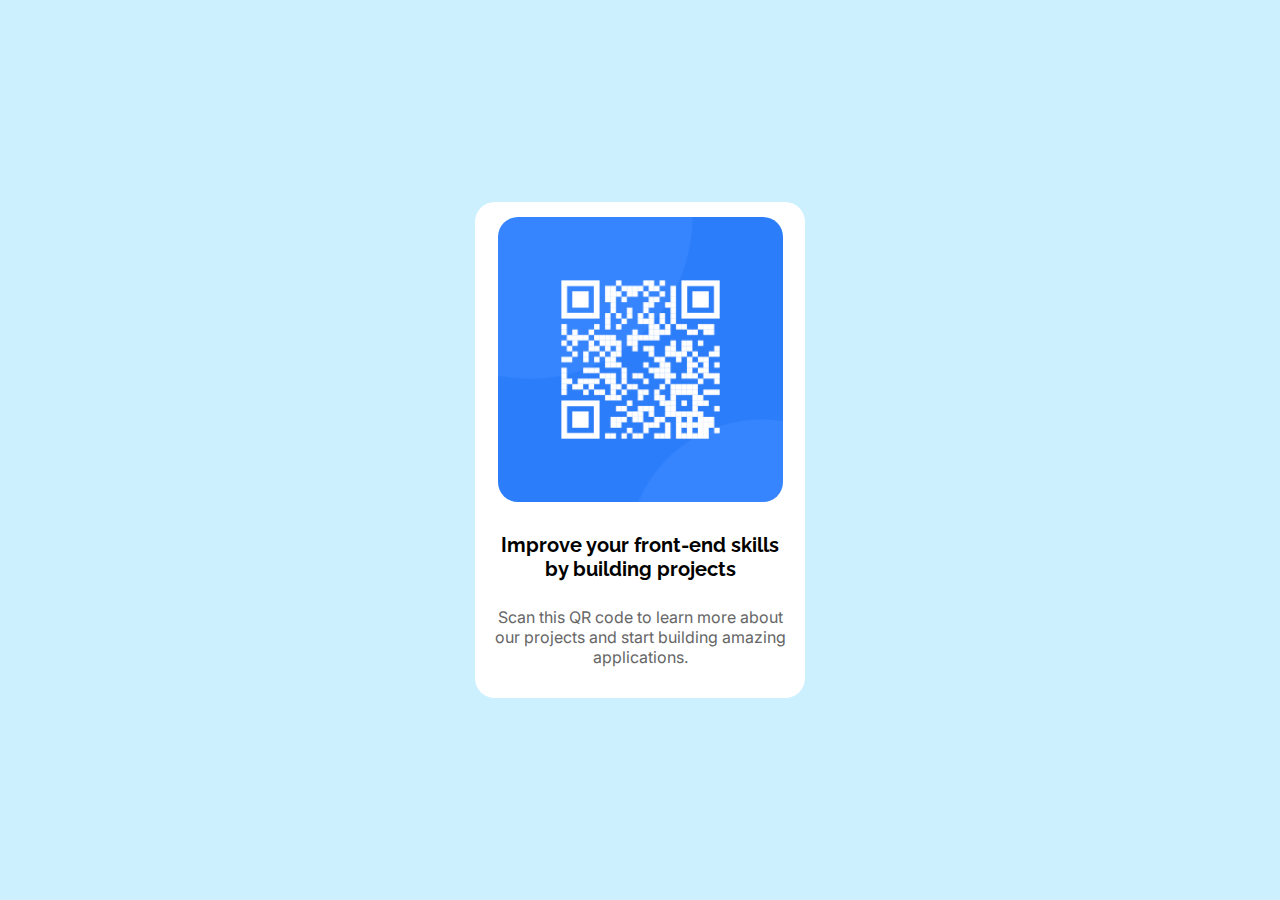
<file: src/templates/index.html>
<!DOCTYPE html>
<html lang="en">
<head>
    <meta charset="UTF-8">
    <meta name="viewport" content="width=device-width, initial-scale=1.0">
    <link rel="icon" type="img/png" sizes="32x32" href="../static/images/index/favicon-32x32.png"/>
    <title>QR Code Component</title>
    <link rel="stylesheet" type="text/css" href="../static/styles/index.css"/>
</head>
<body>
    <div class="qr-code-container">
        <div class="qr-image">
            <img src="../static/images/index/image-qr-code.png" alt="QR Code Picture" width="285"/>
        </div>
        <div class="qr-title">
            <h4>Improve your front-end skills by building projects</h4>
        </div>
        <div class="qr-info">
            <p>Scan this QR code to learn more about our projects and start building amazing applications.</p>
        </div>
    </div>
</body>
</html>
</file>
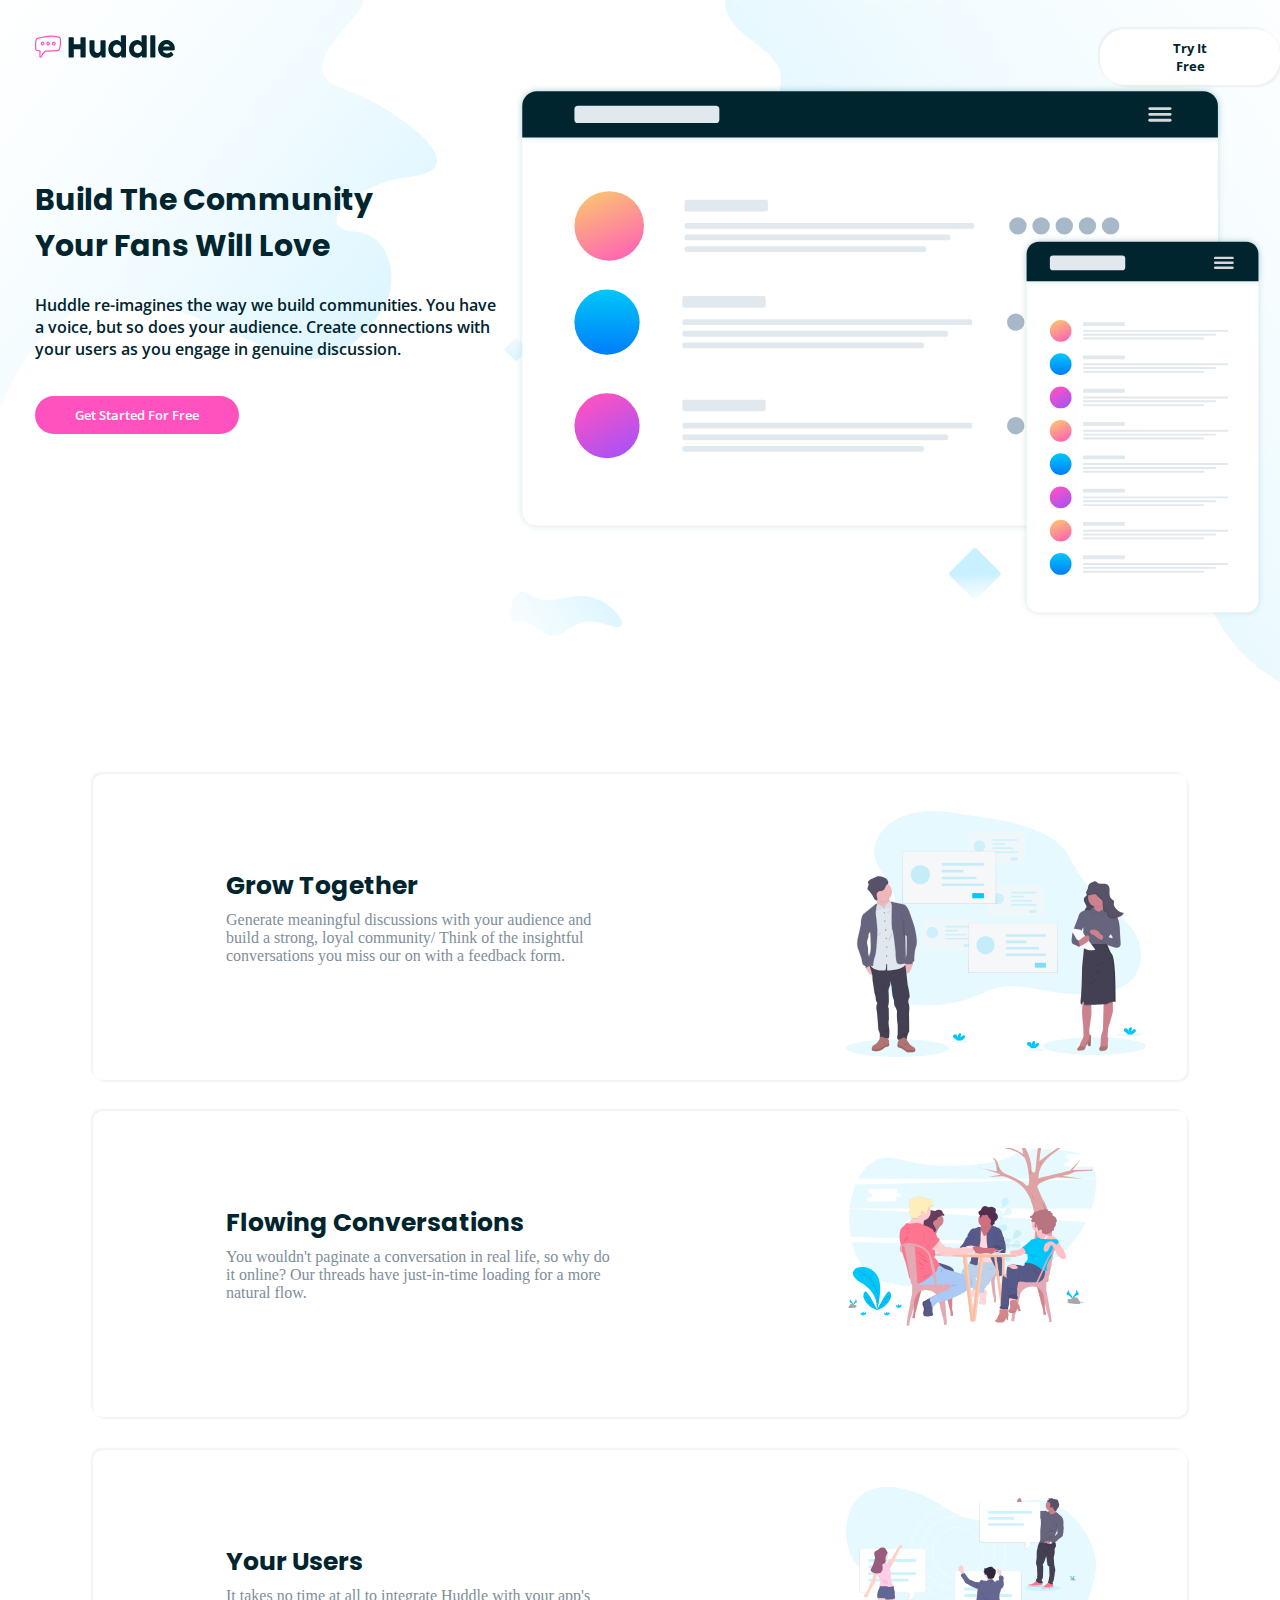
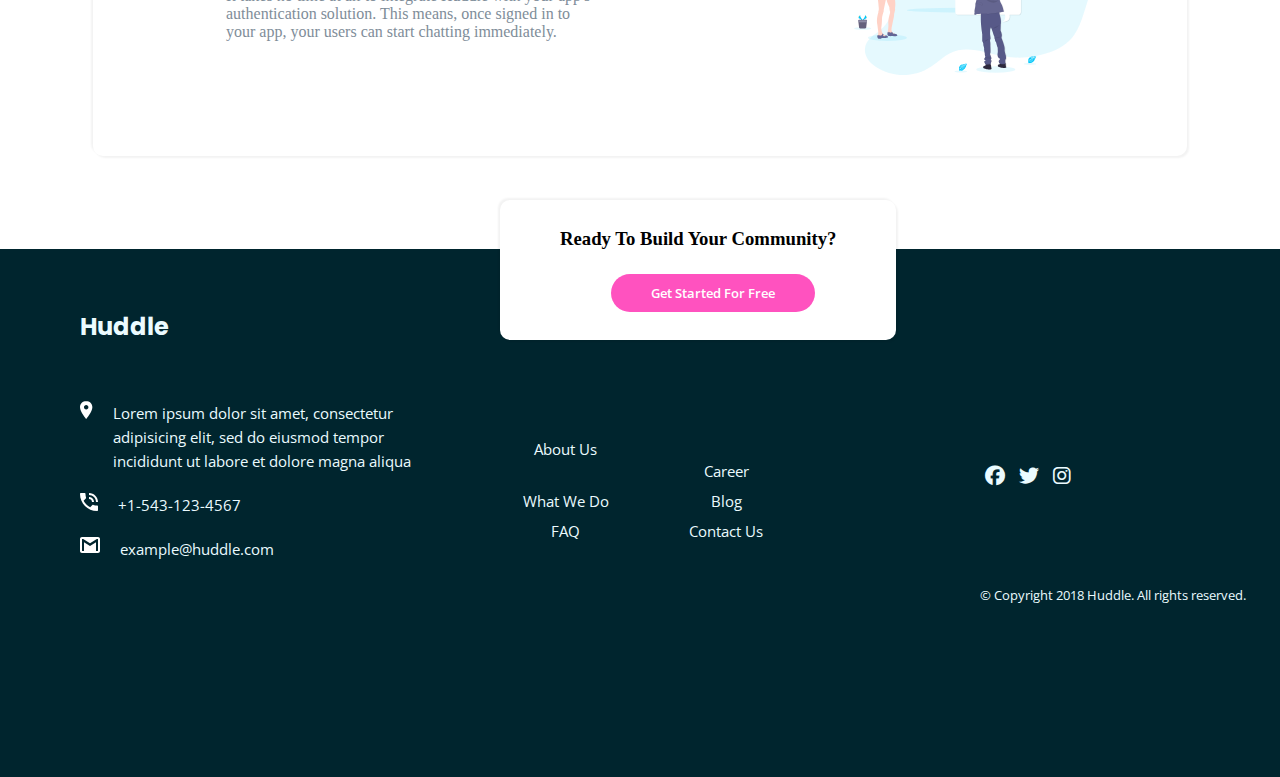
<file: src/templates/landingPage.html>
<!DOCTYPE html>
<html lang="en">
<head>
    <meta charset="UTF-8">
    <meta name="viewport" content="width=device-width, initial-scale=1.0">
    <link rel="icon" type="img/png" sizes="32x32" href="../static/images/landingPage/favicon-32x32.png"/>
    <title>Huddle Landing Page</title>
    <link rel="stylesheet" href="https://cdnjs.cloudflare.com/ajax/libs/font-awesome/6.5.1/css/all.min.css">
    <link rel="stylesheet" type="text/css" href="../static/styles/landingPage.css"/>
</head>
<body>
    <nav class="navbar">
        <img id="logo" src="../static/images/landingPage/logo.svg" width="140px"/>
        <button id="btn-1">Try It Free</button>
        <h2 class="header-title">Build The Community <br/> Your Fans Will Love</h2>
        <p class="header-desc">Huddle re-imagines the way we build communities. You have <br/> a voice, but so does your audience. Create connections with <br/> your users as you engage in genuine discussion.</p>
        <button id="btn-2">Get Started For Free</button>
        <img id="picture1" src="../static/images/landingPage/illustration-mockups.svg" width="750px"/>
    </nav>

    <div class="container">

        <div id="grow">
            <h3 class="title">Grow Together</h3>
            <p class="description">Generate meaningful discussions with your audience and <br/> build a strong, loyal community/ Think of the insightful <br/> conversations you miss our on with a feedback form.</p>
            <img class="picture" src="../static/images/landingPage/illustration-grow-together.svg" width="300px" alt="Grow Together"/>
        </div>

        <div id="flow">
            <h3 class="title">Flowing Conversations</h3>
            <p class="description">You wouldn't paginate a conversation in real life, so why do <br/> it online? Our threads have just-in-time loading for a more <br/> natural flow.</p>
            <img class="picture" src="../static/images/landingPage/illustration-flowing-conversation.svg" width="250px" alt="Flowing Conversations"/>
        </div>

        <div id="users">
            <h3 class="title">Your Users</h3>
            <p class="description">It takes no time at all to integrate Huddle with your app's <br/> authentication solution. This means, once signed in to <br/> your app, your users can start chatting immediately.</p>
            <img class="picture" src="../static/images/landingPage/illustration-your-users.svg" width="250px" alt="Your Users"/>
        </div>
    </div>

    <div class="overlay">
        <h3 class="overlay-title">Ready To Build Your Community?</h3>
        <button id="btn-3">Get Started For Free</button>
    </div>

    <footer class="footer">

        <div class="left-footer">
            <h2 class="logo-title">Huddle</h2>
            
            <br/>
            
            <div class="footer-location">
                <img class="pic-location" src="../static/images/landingPage/icon-location.svg" alt="Location"/>
                <p class="footer-text">Lorem ipsum dolor sit amet, consectetur <br/> adipisicing elit, sed do eiusmod tempor <br/> incididunt ut labore et dolore magna aliqua</p>
            </div>

            <div class="footer-phone">
                <img class="pic-phone" src="../static/images/landingPage/icon-phone.svg" alt="Phone"/>
                <p class="footer-text">+1-543-123-4567</p>
            </div>

            <div class="footer-email">
                <img class="pic-email" src="../static/images/landingPage/icon-email.svg" alt="Email"/>
                <p class="footer-text">example@huddle.com</p>
            </div>
        </div>
        
        <div class="middle-footer">
            <div class="middle-left">
                <a href="#">About Us</a> <br/>
                <a href="#">What We Do</a> 
                <a href="#">FAQ</a> 
            </div>
            <div class="middle-right">
                <a href="#">Career</a>
                <a href="#">Blog</a>
                <a href="#">Contact Us</a>
            </div>
        </div>

        <div class="right-footer">
            <i class="fa-brands fa-facebook"></i>
            <i class="fa-brands fa-twitter"></i>
            <i class="fa-brands fa-instagram"></i>
            <p class="copyright">&copy; Copyright 2018 Huddle. All rights reserved.</p>
        </div>
    </footer>
</body>
</html>
</file>
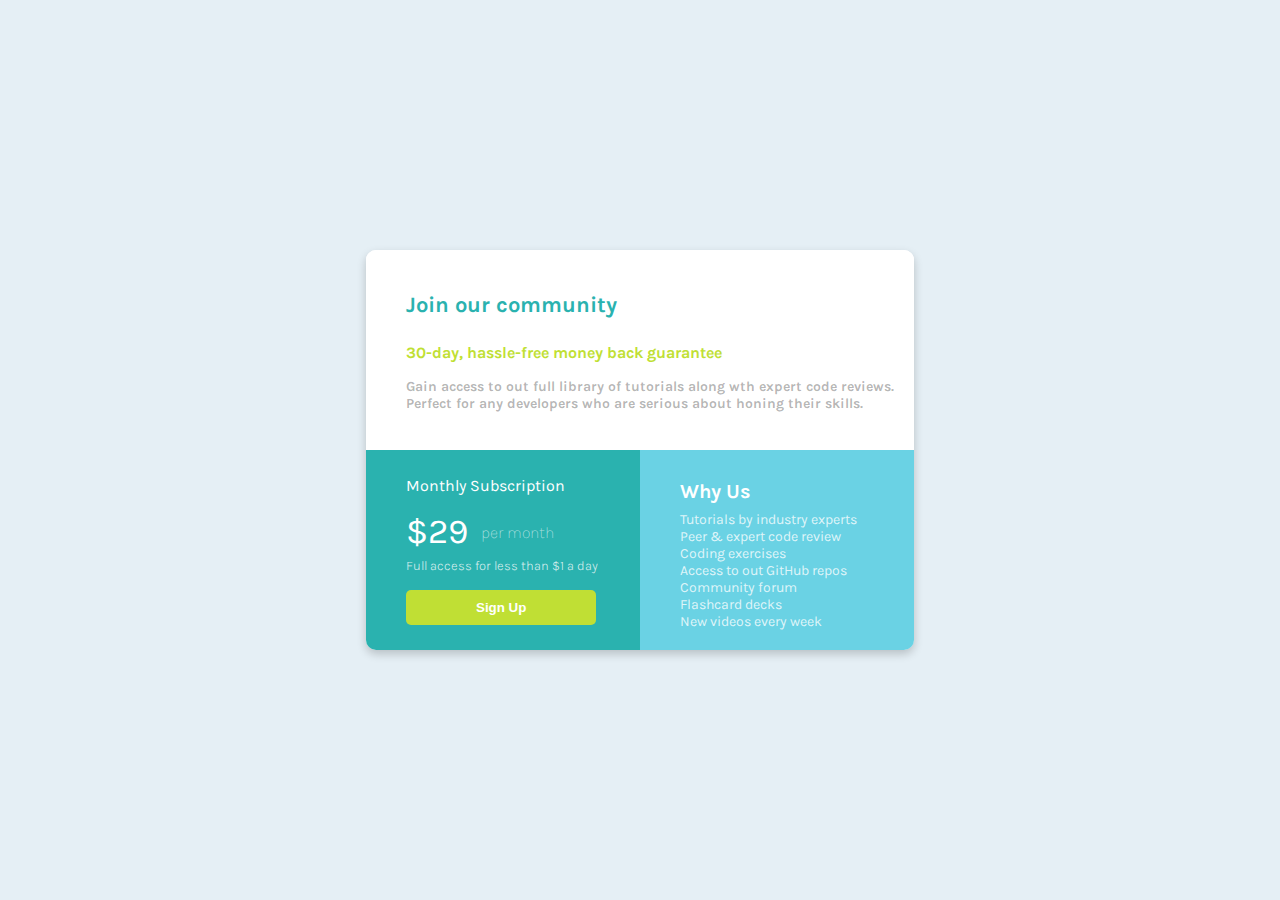
<file: src/templates/priceGrid.html>
<!DOCTYPE html>
<html lang="en">
<head>
    <meta charset="UTF-8">
    <meta name="viewport" content="width=device-width, initial-scale=1.0">
    <link rel="icon" type="img/png" sizes="32x32" href="../static/images/priceGrid/favicon-32x32.png"/>
    <title>Single Price Grid Component</title>
    <link rel="stylesheet" type="text/css" href="../static/styles/priceGrid.css"/>
</head>
<body>
    <div class="main-container">

        <div class="first-container">
            <div id="upper-container">
                <p class="upper1">Join our community</p>
                <p class="upper2">30-day, hassle-free money back guarantee</p>
                <p class="upper3">Gain access to out full library of tutorials along wth expert code reviews. <br/> Perfect for any developers who are serious about honing their skills.</p>
            </div>
        </div>

        <div class="second-container">
            <div id="left-container">
                <p class="left1">Monthly Subscription</p>
                <p class="left2">$29</p>
                <p class="left3">per month</p>
                <p class="left4">Full access for less than $1 a day</p>
                <button class="btn-left">Sign Up</button>
            </div>
    
            <div id="right-container">
                <p class="right1">Why Us</p>
                <p class="right2">Tutorials by industry experts <br/> Peer & expert code review <br/> Coding exercises <br/> Access to out GitHub repos <br/> Community forum <br/> Flashcard decks <br/> New videos every week</p>
            </div>
        </div>

    </div>
</body>
</html>
</file>
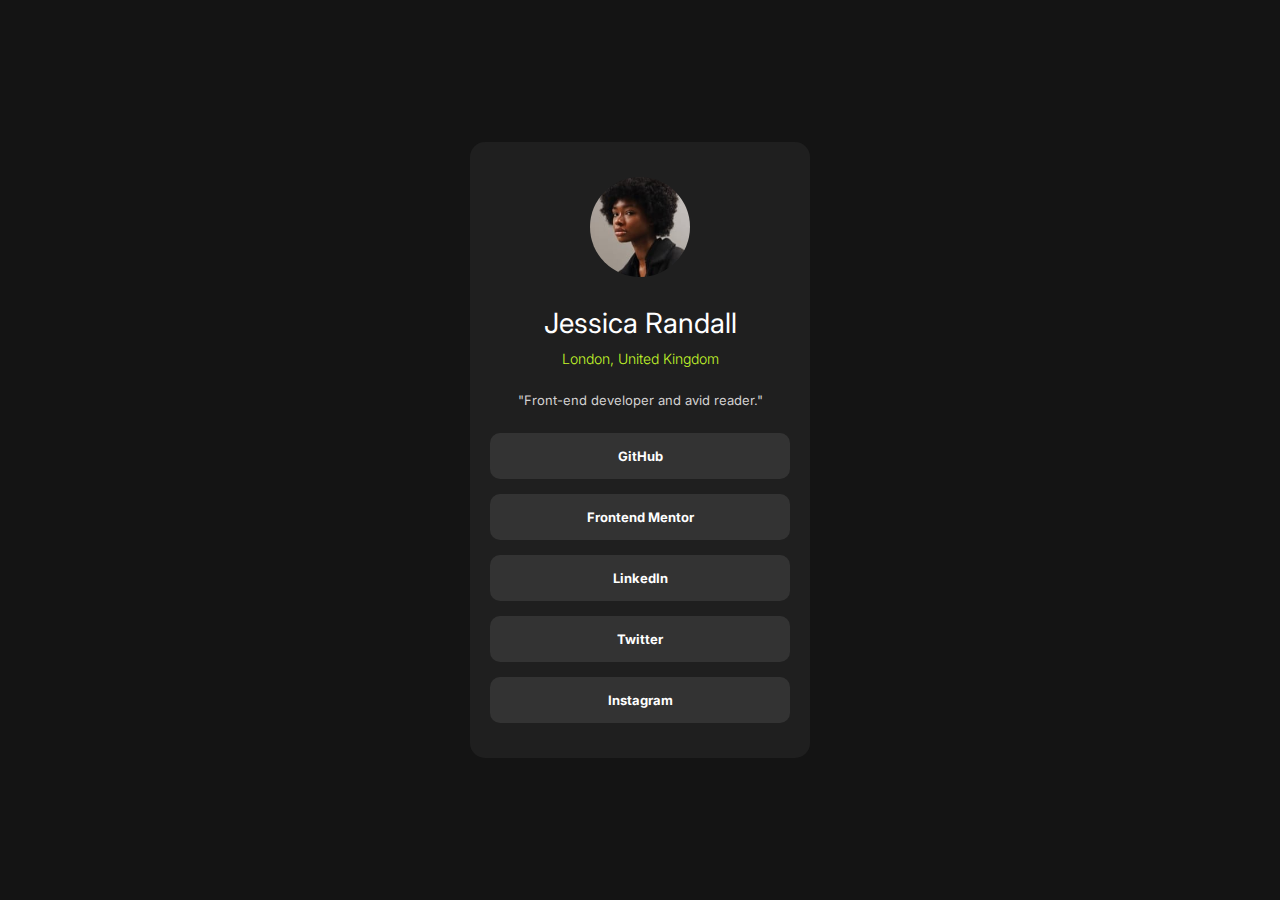
<file: src/templates/socialLinks.html>
<!DOCTYPE html>
<html lang="en">
<head>
    <meta charset="UTF-8">
    <meta name="viewport" content="width=device-width, initial-scale=1.0">
    <link rel="icon" type="img/png" href="../static/images/socialLinks/favicon-32x32.png"/>
    <title>Social Links</title>
    <link rel="stylesheet" type="text/css" href="../static/styles/socialLinks.css"/>
</head>
<body>
    <div class="container">
        <div class="info-container">
            <img class="social-pic" src="../static/images/socialLinks/avatar-jessica.jpeg"/>
            <h2 class="name">Jessica Randall</h2>
            <h4 class="address">London, United Kingdom</h4>
            <p class="quote">"Front-end developer and avid reader."</p>

            <a class="links" href="#">GitHub</a>
            <a class="links" href="#">Frontend Mentor</a>
            <a class="links" href="#">LinkedIn</a>
            <a class="links" href="#">Twitter</a>
            <a class="links" href="#">Instagram</a>
        </div>
    </div>
</body>
</html>
</file>
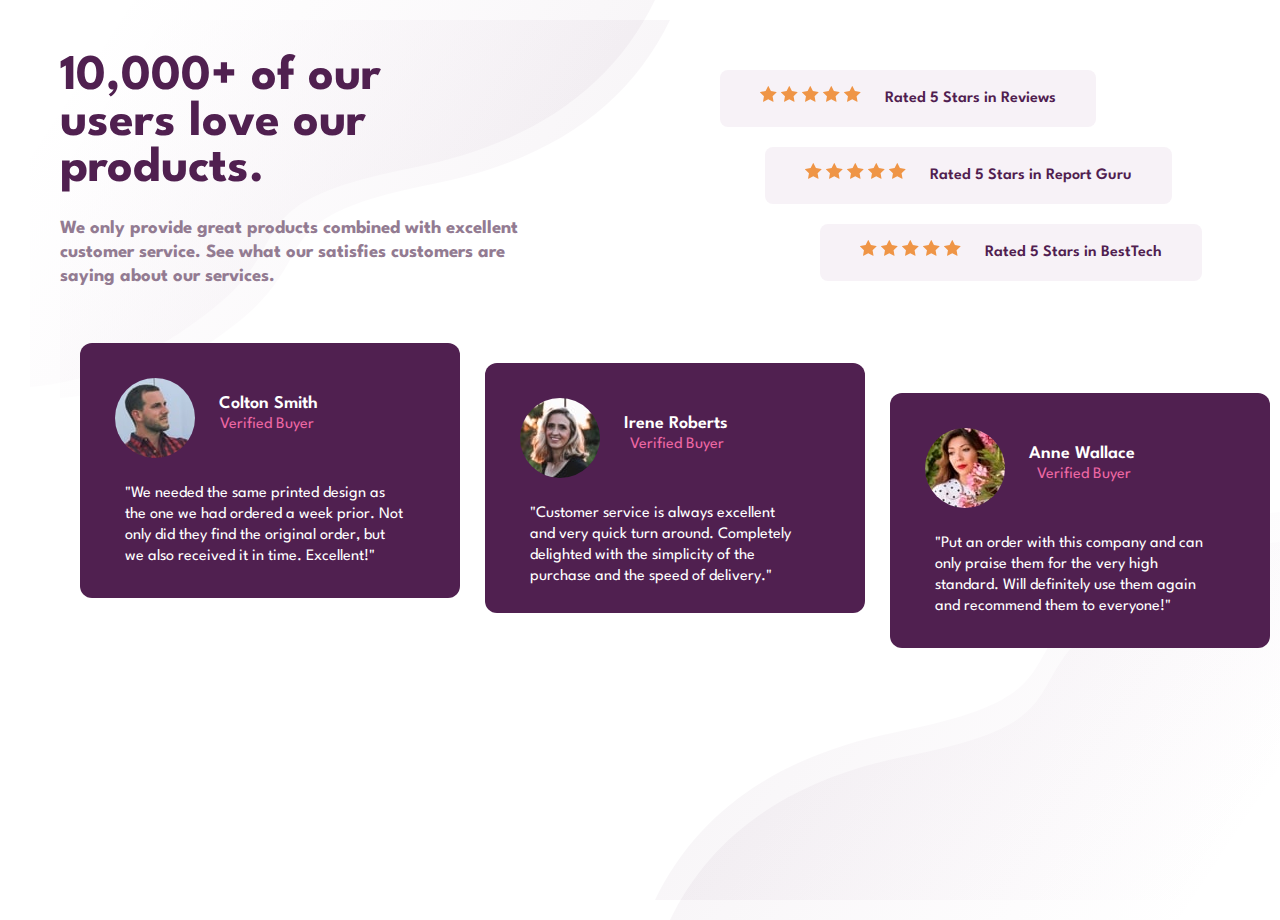
<file: src/templates/socialProof.html>
<!DOCTYPE html>
<html lang="en">
<head>
    <meta charset="UTF-8">
    <meta name="viewport" content="width=device-width, initial-scale=1.0">
    <link rel="icon" type="img/png" sizes="32x32" href="../static/images/socialProof/favicon-32x32.png"/>
    <title>Social Proof</title>
    <link rel="stylesheet" type="text/css" href="../static/styles/socialProof.css"/>
</head>
<body>
    <div class="container">
        <div class="info">
            <h1 id="info-1">10,000+ of our <br/> users love our <br/> products.</h1>
            <h3 id="info-2">We only provide great products combined with excellent <br/> customer service. See what our satisfies customers are <br/> saying about our services.</h3>
        </div>

        <div class="ratings">
            <div id="rating1">
                <img class="star" src="../static/images/socialProof/icon-star.svg"/>
                <img class="star" src="../static/images/socialProof/icon-star.svg"/>
                <img class="star" src="../static/images/socialProof/icon-star.svg"/>
                <img class="star" src="../static/images/socialProof/icon-star.svg"/>
                <img class="star" src="../static/images/socialProof/icon-star.svg"/>
                <p class="desc">Rated 5 Stars in Reviews</p>
            </div>

            <div id="rating2">
                <img class="star" src="../static/images/socialProof/icon-star.svg"/>
                <img class="star" src="../static/images/socialProof/icon-star.svg"/>
                <img class="star" src="../static/images/socialProof/icon-star.svg"/>
                <img class="star" src="../static/images/socialProof/icon-star.svg"/>
                <img class="star" src="../static/images/socialProof/icon-star.svg"/>
                <p class="desc">Rated 5 Stars in Report Guru</p>
            </div>

            <div id="rating3">
                <img class="star" src="../static/images/socialProof/icon-star.svg"/>
                <img class="star" src="../static/images/socialProof/icon-star.svg"/>
                <img class="star" src="../static/images/socialProof/icon-star.svg"/>
                <img class="star" src="../static/images/socialProof/icon-star.svg"/>
                <img class="star" src="../static/images/socialProof/icon-star.svg"/>
                <p class="desc">Rated 5 Stars in BestTech</p>
            </div>
        </div>

        <div class="proof">

            <div id="colton">
                <img class="picture" src="../static/images/socialProof/image-colton.jpg" alt="Colton Smith"/>
                <p class="name">Colton Smith</p>
                <p class="nametag">Verified Buyer</p>
                <p class="testimony">"We needed the same printed design as <br/> the one we had ordered a week prior. Not <br/> only did they find the original order, but <br/> we also received it in time. Excellent!"</p>
            </div>

            <div id="irene">
                <img class="picture" src="../static/images/socialProof/image-irene.jpg" alt="Irene Roberts"/>
                <p class="name">Irene Roberts</p>
                <p class="nametag">Verified Buyer</p>
                <p class="testimony">"Customer service is always excellent <br/> and very quick turn around. Completely <br/> delighted with the simplicity of the <br/> purchase and the speed of delivery."</p>
            </div>

            <div id="anne">
                <img class="picture" src="../static/images/socialProof/image-anne.jpg" alt="Anne Wallace"/>
                <p class="name">Anne Wallace</p>
                <p class="nametag">Verified Buyer</p>
                <p class="testimony">"Put an order with this company and can <br/> only praise them for the very high <br/> standard. Will definitely use them again <br/> and recommend them to everyone!"</p>
            </div>
        </div>
    </div>
</body>
</html>
</file>
<file: src/static/styles/index.css>
/* Imported font families */
@import url('https://fonts.googleapis.com/css2?family=Inter:wght@100..900&family=Raleway:ital,wght@0,100..900;1,100..900&display=swap');

:root {
    --skyblue: #CDF0FF; /*background-color*/
    --font-primary: 'Inter', sans-serif;
    --font-secondary: 'Raleway', sans-serif;
}

html, body {
    background-color: var(--skyblue);
    margin: 0;
    font-family: var(--font-primary);
    height: 100%;
    display: flex;
    align-items: center;
    justify-content: center;
}

.qr-code-container {
    padding: 15px;
    background-color: white;
    width: 300px;
    max-width: 350px;
    border-radius: 20px;
    text-align: center;
}

img {
    border-radius: 20px;
}

.qr-title {
    font-size: 20px;
    font-family: var(--font-secondary);
    margin: 15px 0;
}

.qr-info {
    font-size: 16px;
    color: #666;
}
</file>
<file: src/static/styles/landingPage.css>
@import url('https://fonts.googleapis.com/css2?family=Open+Sans:ital,wght@0,300..800;1,300..800&family=Poppins:ital,wght@0,100;0,200;0,300;0,400;0,500;0,600;0,700;0,800;0,900;1,100;1,200;1,300;1,400;1,500;1,600;1,700;1,800;1,900&display=swap');

:root {
    --font-headings: "Poppins", sans-serif;
    --font-family: "Open Sans", sans-serif;
    --pink: hsl(322, 100%, 66%);
    --very-pale-cyan: hsl(193, 100%, 96%);
    --very-dark-cyan: hsl(192, 100%, 9%);
    --grayish-blue: hsl(208, 11%, 55%);
}

html, body {
    min-height: 100%;
    margin: 0;
}

.navbar, .conatiner, .footer {
    box-sizing: border-box;
    overflow: auto;
    padding: 5px;
}

.navbar {
    height: 5%;
    background-image: url(../images/landingPage/bg-hero-desktop.svg);
    background-repeat: no-repeat;
    margin-bottom: 0 auto;
}

#logo {
    padding: 30px;
    position: relative;
    margin-bottom: 30px;
}

#btn-1 {
    font-family: var(--font-family);
    font-weight: 700;
    color: var(--very-dark-cyan);
    padding: 10px 60px;
    border-radius: 25px;
    border: none;
    background-color: #ffffff;
    box-shadow: 2px 2px 2px rgba(0, 0, 0, 0.05), -2px -2px 2px rgba(0, 0, 0, 0.05);
    position: absolute;
    display: inline-block;
    left: 1100px;
    top: 29px;
    cursor: pointer;
}

#btn-1:hover {
    font-weight: 700;
    color: var(--grayish-blue);
}

.header-title {
    font-family: var(--font-headings);
    color: var(--very-dark-cyan);
    padding: 30px;
    font-size: 30px;
}

.header-desc {
    font-family: var(--font-family);
    color: var(--very-dark-cyan);
    font-weight: 600;
    padding: 30px;
    margin-top: -60px;
}

#btn-2 {
    font-family: var(--font-family);
    font-weight: 600;
    color: #ffffff;
    background-color: var(--pink);
    border: none;
    border-radius: 20px;
    padding: 10px 40px;
    margin-top: -10px; 
    margin-left: 30px; 
    display: inline-block; 
    cursor: pointer;
}

#btn-2:hover {
    color: var(--very-pale-cyan);
    background-color: hsl(322, 78%, 68%);;
}

#picture1 {
    display: block;
    margin: 0 auto; 
    max-width: 100%; 
    height: auto; 
    position: relative;
    top: -350px; 
    left: 250px;
}

.container {
    height: 90%;
    background-color: #ffffff;
    display: block;
    text-align: center;
    margin-top: -200px;
    position: relative;
}

#grow {
    display: inline-block;
    padding: 3px;
    box-shadow: 2px 2px 2px rgba(0, 0, 0, 0.05), -2px -2px 2px rgba(0, 0, 0, 0.05);
    width: 85%;
    height: 300px;
    text-align: left;
    margin-bottom: 15px;
    border-radius: 10px;
}

#flow {
    display: inline-block;
    padding: 3px;
    box-shadow: 2px 2px 2px rgba(0, 0, 0, 0.05), -2px -2px 2px rgba(0, 0, 0, 0.05);
    width: 85%;
    height: 300px;
    text-align: left;
    margin-bottom: 15px;
    border-radius: 10px;
    margin-top: -120px;
}

#users {
    display: inline-block;
    padding: 3px;
    box-shadow: 2px 2px 2px rgba(0, 0, 0, 0.05), -2px -2px 2px rgba(0, 0, 0, 0.05);
    width: 85%;
    height: 300px;
    text-align: left;
    margin-bottom: 0;
    border-radius: 10px;
    margin-top: -50px;
}

.title {
    font-family: var(--font-headings);
    font-size: 25px;
    color: var(--very-dark-cyan);
    padding: 60px;
    margin-bottom: -70px;
    margin-top: 30px;
    margin-left: 70px;
}

.description {
    color: var(--grayish-blue);
    padding-left: 60px;
    margin-left: 70px;

}

.picture {
    display: inline-block;
    position: relative;
    left: 750px;
    top: -170px;
}

.overlay {
    position: absolute;
    text-align: center;
    top: 1800px;
    left: 500px;
    background-color: #ffffff;
    padding: 28px 60px;
    box-shadow: 2px 2px 2px rgba(0, 0, 0, 0.05), -2px -2px 2px rgba(0, 0, 0, 0.05);
    border-radius: 10px;
    z-index: 10;
}

.overlay-title {
    margin-top: 0;
}

#btn-3 {
    font-family: var(--font-family);
    font-weight: 600;
    color: #ffffff;
    background-color: var(--pink);
    border: none;
    border-radius: 20px;
    padding: 10px 40px;
    margin-top: 5px; 
    margin-left: 30px; 
    display: inline-block; 
    cursor: pointer;
}

#btn-3:hover {
    color: var(--very-pale-cyan);
    background-color: hsl(322, 78%, 68%);;
}

/**
.footer {
    height: 5%;
    background-color: var(--very-dark-cyan);
    display: flex;
    position: relative;
}

.left-footer {
    padding: 30px;
    padding-left: 70px;
}

.logo-title {
    font-family: var(--font-headings);
    color: #ffffff;
    font-size: 30px;
    margin-bottom: 0;
}

.footer-location, .footer-phone, .footer-email {
    display: block;
}

.footer-text {
    font-family: var(--font-family);
    color: var(--very-pale-cyan);
    font-weight: 300;
    font-size: 12px;
    text-align: justify;
    position: relative;
    top: -40px;
    left: 30px;
    margin-bottom: -10px;
}

.middle-footer {
    position: relative;
    top: 130px;
    left: 250px;
    display: flex;
}

.middle-left {
    padding: 15px;
    display: flex;
}

a {
    text-decoration: none;
    color: var(--very-pale-cyan);
    font-family: var(--font-family);
    font-weight: 300;
    font-size: 15px;
    padding: 15px;
}

.right-footer {

} **/

.footer {
    width: 100%;
    padding: 40px 60px;
    background-color: var(--very-dark-cyan);
    color: var(--very-pale-cyan);
    font-family: var(--font-family);
    overflow: hidden;
}

.left-footer, .middle-footer, .right-footer {
    width: 30%;
    display: inline-block;
    vertical-align: top;
    padding: 0 20px;
}

.logo-title {
    font-family: var(--font-headings);
    font-size: 24px;
    margin-bottom: 20px;
}

.footer-location, .footer-phone, .footer-email {
    margin-bottom: 20px;
}

.footer-location img, .footer-phone img, .footer-email img {
    float: left;
    margin-right: 20px;
}

.footer-text {
    font-size: 15px;
    line-height: 1.6;
    overflow: hidden;
}

.middle-footer {
    text-align: center;
    position: relative;
    top: 150px;
}

.middle-left, .middle-right {
    display: inline-block;
    width: 45%;
}

.middle-left a, .middle-right a {
    color: var(--very-pale-cyan);
    text-decoration: none;
    font-size: 15px;
    margin-bottom: 10px; 
    display: block;
}

.middle-left a:hover, .middle-right a:hover {
    text-decoration: underline;
}

.right-footer {
    text-align: left;
    position: relative;
    left: 900px;
    top: -120px;
}

.right-footer i {
    font-size: 20px;
    color: var(--very-pale-cyan);
    margin-bottom: 15px;
    cursor: pointer;
    transition: color 0.3s ease;
    padding: 5px;
}

.right-footer i:hover {
    color: var(--pink);
}

.copyright {
    font-size: 13px;
    margin-top: 80px;
    padding-bottom: 0;
}
</file>
<file: src/static/styles/priceGrid.css>
@import url('https://fonts.googleapis.com/css2?family=Karla:ital,wght@0,200..800;1,200..800&display=swap');

:root {
    --cyan: hsl(179, 62%, 43%);
    --bright-yellow: hsl(71, 73%, 54%);
    --light-ray: hsl(204, 43%, 93%);
    --grayish-blue: hsl(218, 22%, 67%);
    --font-family: "Karla", sans-serif;
    --white: #ffff;
}

html, body {
    height: 100%;
    background-color: var(--light-ray);
    margin: 0;
    padding: 0;
    display: flex;
    align-items: center;
    justify-content: center;
    font-family: var(--font-family);
}

.main-container {
    width: 100%;
    max-width: 800px;
    margin: 0 auto;
    box-shadow: 0 4px 10px rgba(0, 0, 0, 0.2);
    overflow: hidden;
    border-radius: 10px;
    background-color: var(--white);
}

.first-container {
    box-sizing: border-box;
    background-color: var(--white);
    padding: 20px;
    padding-left: 40px;
    text-align: left;
    height: 200px;
}

.upper1 {
    color: var(--cyan);
    font-weight: bold;
    font-size: 22px;
    margin-bottom: 25px;
}

.upper2 {
    color: var(--bright-yellow);
    font-weight: bold;
    font-size: 16px;
}

.upper3 {
    color: rgba(0, 0, 0, 0.3);
    font-weight: bold;
    font-size: 14px;
}

.second-container {
    width: 100%;
    overflow: hidden;
    display: flex;
}

#left-container, #right-container {
    width: 50%;
    padding: 10px;
    box-sizing: border-box;
    float: left;
    text-align: left;
    height: 200px;
}

#left-container {
    background-color: var(--cyan);
    padding-left: 40px;
}

.left1 {
    color: var(--white);
}

.left2 {
    color: var(--white);
    font-size: 35px;
    margin-top: 5px;
    margin-bottom: 2px;
}

.left3 {
    color: rgba(255, 255, 255, 0.6);
    font-weight: 200;
    position: relative;
    top: -45px;
    left: 75px;
}

.left4 {
    color: rgba(255, 255, 255, 0.8);
    font-weight: 300;
    font-size: 13px;
    margin-top: -45px;
}



.btn-left {
    position: relative;
    padding: 10px 70px;
    top: 4px;
    border-radius: 5px;
    border: rgba(0, 0, 0, 0.2);
    box-shadow: rgba(0, 0, 0, 0.5);
    color: var(--white);
    background-color: var(--bright-yellow);
    font-weight: bold;
    cursor: pointer;
}

#right-container {
    background-color: #46c7ddce;
    padding-left: 40px;
    color: var(--white);
}

.right1 {
    font-weight: bold;
    font-size: 20px;
    margin-bottom: 2px;
}

.right2 {
    color: rgba(255, 255, 255, 0.8);
    font-size: 14px;
    margin-top: 8px;
}
</file>
<file: src/static/styles/socialLinks.css>
@import url('https://fonts.googleapis.com/css2?family=Inter:ital,opsz,wght@0,14..32,100..900;1,14..32,100..900&display=swap');

:root {
    --green: hsl(75, 94%, 57%);
    --white: hsl(0, 0%, 100%);
    --grey-700: hsl(0, 0%, 20%);
    --grey-800: hsl(0, 0%, 12%);
    --grey-900: hsl(0, 0%, 8%);
    --font-primary: 'Inter', sans-serif;
}

html, body {
    background-color: var(--grey-900);
    height: 100%;
    margin: 0;
    display: flex;
    align-items: center;
    justify-content: center;
}

.container {
    background-color: var(--grey-800);
    padding: 20px;
    margin: auto;
    border-radius: 15px;
    text-align: center;
    width: 300px;
    max-width: 350px;
}

.social-pic {
    border-radius: 50%;
    width: 100px;
    margin-top: 15px;
}

.name {
    margin-top: 25px;
    margin-bottom: 5px;
    color: var(--white);
    font-weight: normal;
    font-size: 28px;
    font-family: var(--font-primary);
}

.address {
    margin-top: 10px;
    color: var(--green);
    font-weight: 300;
    font-size: 14px;
    margin-bottom: 10px;
    font-family: var(--font-primary);
}

.quote {
    color: rgb(211, 209, 209);
    margin-top: 25px;
    font-family: var(--font-primary);
    font-size: 13px;
    margin-bottom: 25px;
}

.links {
    text-decoration: none;
    display: block;
    padding: 15px;
    background-color: var(--grey-700);
    margin-bottom: 15px;
    color: var(--white);
    font-family: 'Inter', sans-serif;
    font-size: 13px;
    font-weight: bold;
    border-radius: 10px;
    cursor: pointer;
    transition: 0.3s;
}

.links:hover {
    background-color: var(--green);
    color: var(--grey-900);
}
</file>
<file: src/static/styles/socialProof.css>
@import url('https://fonts.googleapis.com/css2?family=League+Spartan:wght@100..900&display=swap');

:root {
    --primary-magenta: hsl(300, 43%, 22%);
    --primary-pink: hsl(333, 80%, 67%);
    --dark-magenta: hsl(303, 10%, 53%);
    --light-magenta: hsl(300, 24%, 96%);
    --white: hsl(0, 0%, 100%);
    --font-primary: 'League Spartan', sans-serif;
}

html, body {
    height: 100%;
    margin: 0;
    background-image: url(../images/socialProof/bg-pattern-top-desktop.svg), url(../images/socialProof/bg-pattern-bottom-desktop.svg);
    background-position: top left, bottom right;
    background-repeat: no-repeat, no-repeat;
    background-size: 50%, 50%;
    margin-left: 30px;
}

.container {
    font-family: var(--font-primary);
    display: flex;
    flex-wrap: wrap;
    margin-top: 20px;
}

.info {
    float: left;
    width: 50%;
    box-sizing: border-box;
}

#info-1 {
    color: var(--primary-magenta);
    font-size: 50px;
    margin-bottom: 25px;
}

.ratings { 
    float: right;
    width: 50%;
    box-sizing: border-box;
    margin-top: 50px;
}

#rating1{
    background-color: var(--light-magenta);
    padding: 5px 40px;
    display: inline-block;
    border-radius: 8px;
    margin-bottom: 5px;
    position: relative;
    left: 50px;
}

#rating2{
    background-color: var(--light-magenta);
    padding: 5px 40px;
    display: inline-block;
    border-radius: 8px;
    margin-top: 15px;
    position: relative;
    left: 95px;
}

#rating3{
    background-color: var(--light-magenta);
    padding: 5px 40px;
    display: inline-block;
    border-radius: 8px;
    margin-top: 20px;
    position: relative;
    left: 150px;
}

.desc {
    display: inline-block;
    padding-left: 20px;
    color: var(--primary-magenta);
    font-weight: 600;
}

#info-2 {
    color: var(--dark-magenta);
    line-height: 1.3;
    margin-top: 5px;
}

.proof {
    clear: both;
    display: flex;
    padding: 10px;
    justify-content: center;
    margin-top: 25px;
}

.picture {
    border-radius: 50%;
    padding: 20px;
}

.name {
    color: var(--white);
    font-size: 18px;
    font-weight: 600;
    margin-bottom: 4px;
    margin-top: 5px;
    display: inline-block;
    position: relative;
    top: -70px;
}

.nametag {
    color: var(--primary-pink);
    margin-top: 5px;
    display: inline-block;
    position: relative;
    top: -50px;
    left: -102px;
}

.testimony {
    color: var(--white);
    text-align: justify;
    display: inline-block;
    position: relative;
    top: -30px;
    left: 30px;
    line-height: 1.3;

}

#colton {
    background-color: var(--primary-magenta);
    padding: 15px;
    margin-right: 25px;
    border-radius: 12px;
    width: 350px;
    height: 225px;
    margin-left: 10px;
}

#irene {
    background-color: var(--primary-magenta);
    padding: 15px;
    padding-bottom: 10px;
    margin-right: 20px;
    border-radius: 12px;
    width: 350px;
    margin-top: 20px;
    height: 225px;
    
}

#anne {
    background-color: var(--primary-magenta);
    padding: 15px;
    margin-right: 20px;
    border-radius: 12px;
    width: 350px;
    margin-top: 50px;
    height: 225px;
    margin-left: 5px;
}
</file>
